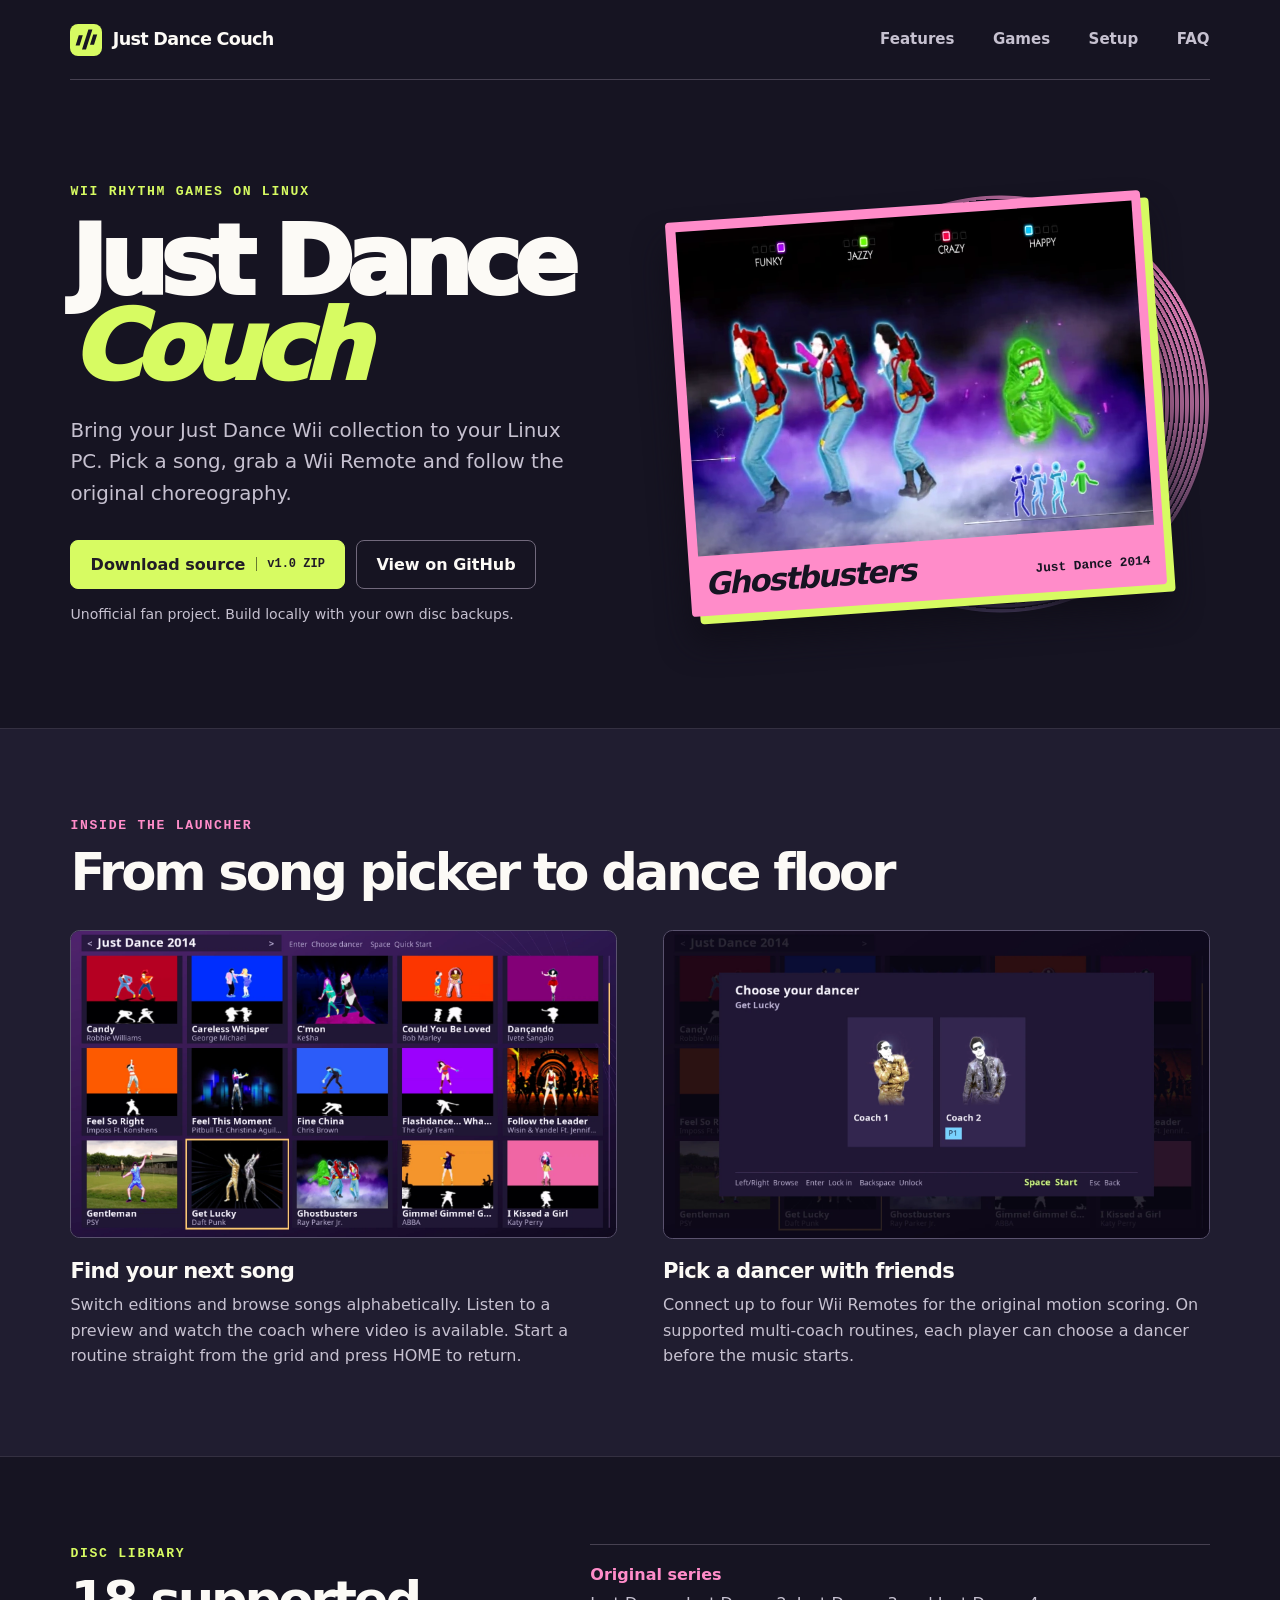
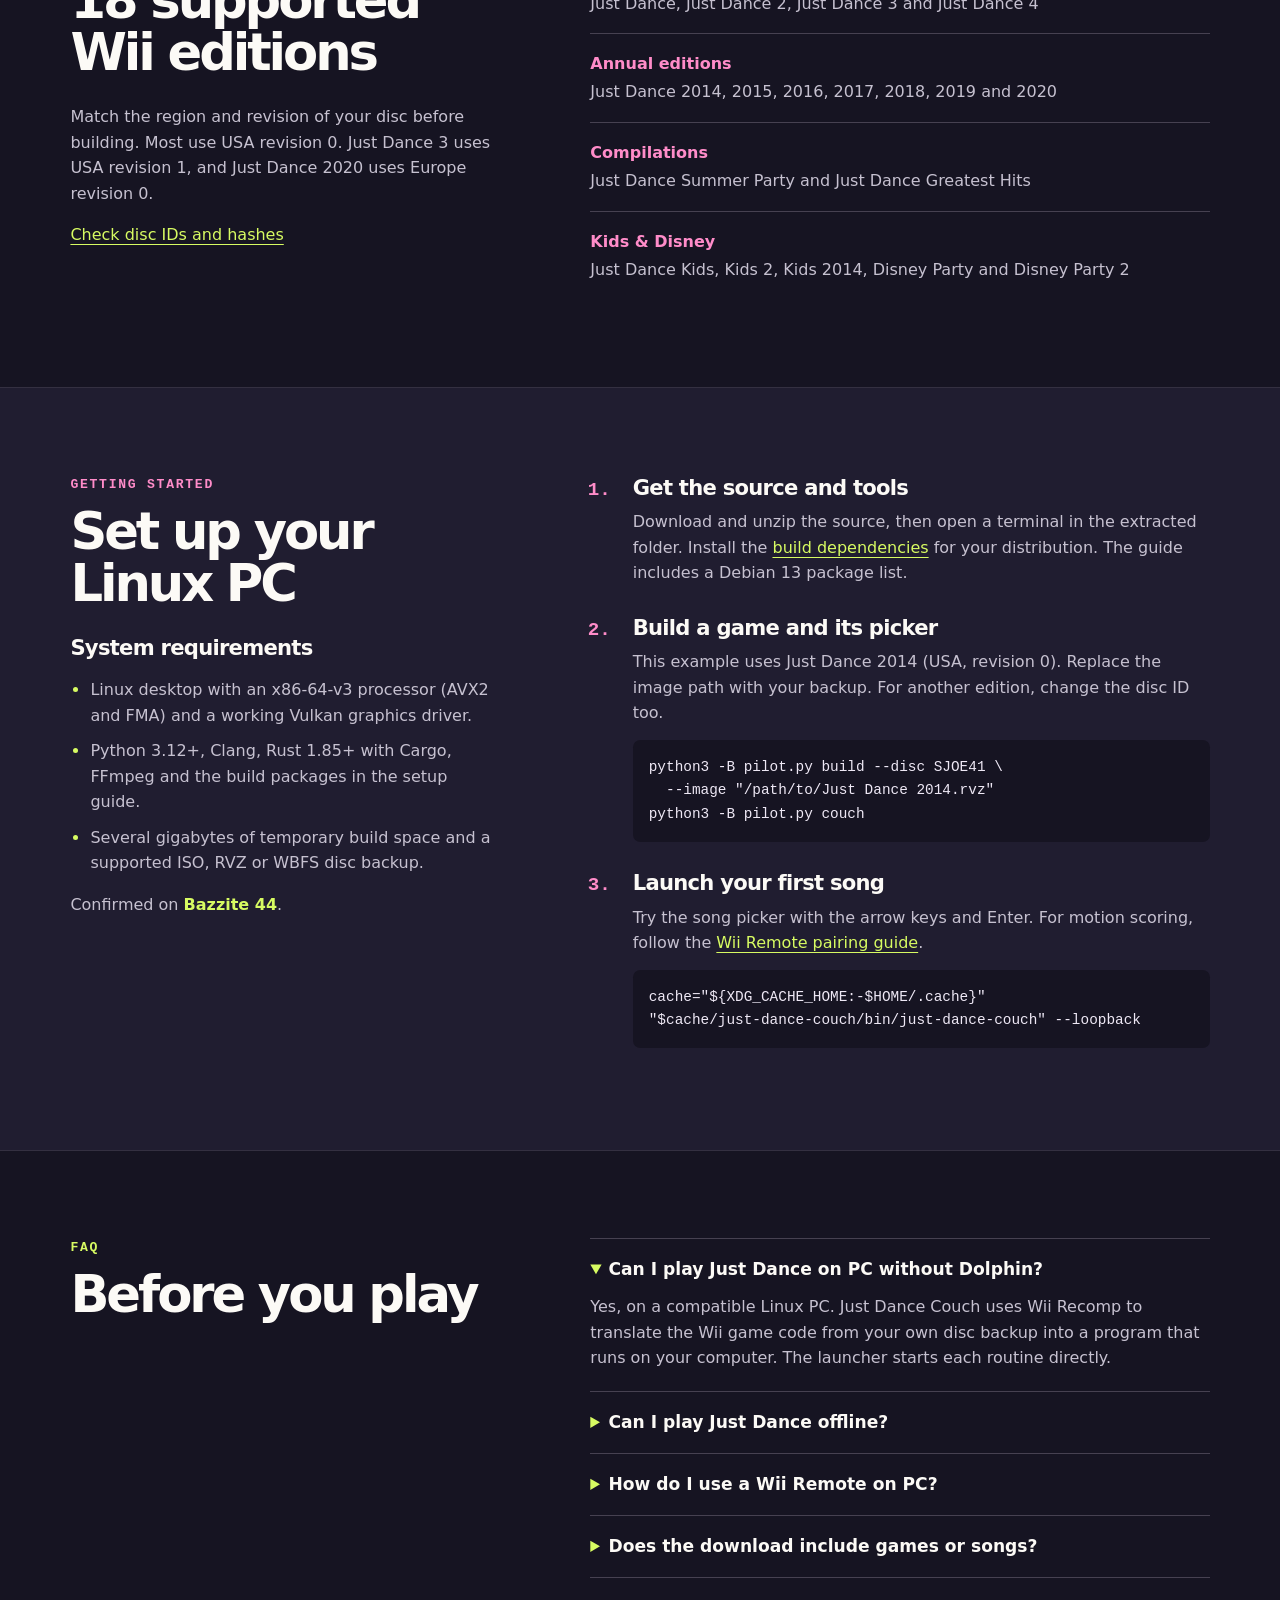
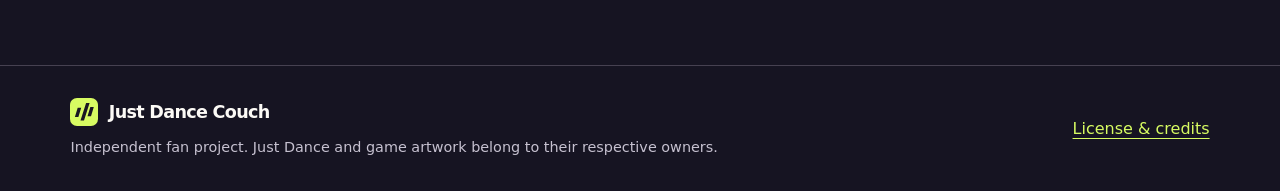
<file: docs/index.html>
<!doctype html>
<html lang="en">
<head>
  <meta charset="utf-8">
  <meta name="viewport" content="width=device-width, initial-scale=1">
  <meta name="theme-color" content="#161422">
  <title>Just Dance Couch – Play Just Dance Wii on a Linux PC</title>
  <meta name="description" content="Play Just Dance on PC with your own Wii disc backups. Explore 18 Wii editions, offline play and Wii Remote motion scoring in this unofficial Linux launcher.">
  <link rel="canonical" href="https://filip722.github.io/Just-Dance-Couch/">
  <link rel="icon" type="image/svg+xml" href="icon.svg">
  <link rel="stylesheet" href="style.css">
  <meta property="og:type" content="website">
  <meta property="og:title" content="Just Dance Couch – Your Wii collection on Linux">
  <meta property="og:description" content="Pick a song, grab a Wii Remote and dance. An unofficial Linux launcher for your own Just Dance Wii backups.">
  <meta property="og:url" content="https://filip722.github.io/Just-Dance-Couch/">
  <meta property="og:image" content="https://filip722.github.io/Just-Dance-Couch/share.jpg">
  <meta property="og:image:width" content="1200">
  <meta property="og:image:height" content="630">
  <meta property="og:image:alt" content="Just Dance Couch beside four-player Ghostbusters gameplay from Just Dance 2014">
  <meta name="twitter:card" content="summary_large_image">
  <meta name="twitter:title" content="Just Dance Couch – Your Wii collection on Linux">
  <meta name="twitter:description" content="Play your own Just Dance Wii discs on a Linux PC with the original choreography and Wii Remote scoring.">
  <meta name="twitter:image" content="https://filip722.github.io/Just-Dance-Couch/share.jpg">
  <meta name="twitter:image:alt" content="Just Dance Couch beside the four Ghostbusters coaches on stage">
  <script type="application/ld+json">
  {
    "@context": "https://schema.org",
    "@type": "SoftwareApplication",
    "name": "Just Dance Couch",
    "url": "https://filip722.github.io/Just-Dance-Couch/",
    "description": "An unofficial Linux launcher for playing supported Just Dance Wii disc backups with their original choreography and motion scoring.",
    "applicationCategory": "GameApplication",
    "operatingSystem": "Linux",
    "softwareVersion": "1.0",
    "processorRequirements": "x86-64-v3 (AVX2 and FMA)",
    "softwareRequirements": "Working Vulkan driver, Python 3.12 or newer and the documented native build tools",
    "downloadUrl": "https://github.com/Filip722/Just-Dance-Couch/archive/refs/tags/v1.0.zip",
    "screenshot": "https://filip722.github.io/Just-Dance-Couch/screenshots/song-grid.webp",
    "offers": { "@type": "Offer", "price": "0", "priceCurrency": "USD" }
  }
  </script>
</head>
<body>
  <a class="skip" href="#main">Skip to content</a>
  <header class="wrap">
    <a class="brand" href="./"><img src="icon.svg" width="32" height="32" alt="">Just Dance Couch</a>
    <nav aria-label="Main navigation">
      <a href="#features">Features</a><a href="#games">Games</a><a href="#setup">Setup</a><a href="#faq">FAQ</a>
    </nav>
  </header>
  <main id="main">
    <section class="hero wrap" aria-labelledby="hero-title">
      <div class="hero-copy">
        <p class="kicker">Wii rhythm games on Linux</p>
        <h1 id="hero-title">Just Dance <span>Couch</span></h1>
        <p class="intro">Bring your Just Dance Wii collection to your Linux PC. Pick a song, grab a Wii Remote and follow the original choreography.</p>
        <div class="actions">
          <a class="button primary" href="https://github.com/Filip722/Just-Dance-Couch/archive/refs/tags/v1.0.zip">Download source <small>v1.0 ZIP</small></a>
          <a class="button secondary" href="https://github.com/Filip722/Just-Dance-Couch">View on GitHub</a>
        </div>
        <p class="note">Unofficial fan project. Build locally with your own disc backups.</p>
      </div>
      <div class="sleeve">
        <div class="record" aria-hidden="true"></div>
        <figure class="cover">
          <img src="screenshots/gameplay.webp" width="640" height="456" fetchpriority="high" alt="Three Ghostbusters coaches and Slimer on stage, with four player markers and the next moves along the bottom">
          <figcaption><span>Ghostbusters</span> Just Dance 2014</figcaption>
        </figure>
      </div>
    </section>

    <section id="features" class="band">
      <div class="wrap">
        <p class="kicker pink">Inside the launcher</p>
        <h2>From song picker to dance floor</h2>
        <div class="features">
          <figure>
            <a href="screenshots/song-grid.webp" aria-label="Open the full-size song library screenshot"><img src="screenshots/song-grid.webp" width="1600" height="900" loading="lazy" alt="Just Dance 2014 song library with Get Lucky highlighted in the five-column grid"></a>
            <figcaption><h3>Find your next song</h3><p>Switch editions and browse songs alphabetically. Listen to a preview and watch the coach where video is available. Start a routine straight from the grid and press HOME to return.</p></figcaption>
          </figure>
          <figure>
            <a href="screenshots/coach-picker.webp" aria-label="Open the full-size dancer selection screenshot"><img src="screenshots/coach-picker.webp" width="1600" height="900" loading="lazy" alt="Get Lucky dancer selection screen with Player 1 assigned to the silver coach"></a>
            <figcaption><h3>Pick a dancer with friends</h3><p>Connect up to four Wii Remotes for the original motion scoring. On supported multi-coach routines, each player can choose a dancer before the music starts.</p></figcaption>
          </figure>
        </div>
      </div>
    </section>

    <section id="games" class="wrap section">
      <div class="split">
        <div><p class="kicker">Disc library</p><h2>18 supported <br>Wii editions</h2>
          <p>Match the region and revision of your disc before building. Most use USA revision 0. Just Dance 3 uses USA revision 1, and Just Dance 2020 uses Europe revision 0.</p>
          <a href="https://github.com/Filip722/Just-Dance-Couch/blob/main/docs/disc-images.md">Check disc IDs and hashes</a>
        </div>
        <dl class="editions">
          <div><dt>Original series</dt><dd>Just Dance, Just Dance 2, Just Dance 3 and Just Dance 4</dd></div>
          <div><dt>Annual editions</dt><dd>Just Dance 2014, 2015, 2016, 2017, 2018, 2019 and 2020</dd></div>
          <div><dt>Compilations</dt><dd>Just Dance Summer Party and Just Dance Greatest Hits</dd></div>
          <div><dt>Kids &amp; Disney</dt><dd>Just Dance Kids, Kids 2, Kids 2014, Disney Party and Disney Party 2</dd></div>
        </dl>
      </div>
    </section>

    <section id="setup" class="band">
      <div class="wrap split">
        <div><p class="kicker pink">Getting started</p><h2>Set up your Linux PC</h2>
          <h3>System requirements</h3>
          <ul class="requirements">
            <li>Linux desktop with an x86-64-v3 processor (AVX2 and FMA) and a working Vulkan graphics driver.</li>
            <li>Python 3.12+, Clang, Rust 1.85+ with Cargo, FFmpeg and the build packages in the setup guide.</li>
            <li>Several gigabytes of temporary build space and a supported ISO, RVZ or WBFS disc backup.</li>
          </ul>
          <p class="platform">Confirmed on <strong>Bazzite 44</strong>.</p>
        </div>
        <ol class="steps">
          <li><h3>Get the source and tools</h3><p>Download and unzip the source, then open a terminal in the extracted folder. Install the <a href="https://github.com/Filip722/Just-Dance-Couch#1-install-the-build-dependencies">build dependencies</a> for your distribution. The guide includes a Debian 13 package list.</p></li>
          <li><h3>Build a game and its picker</h3><p>This example uses Just Dance 2014 (USA, revision 0). Replace the image path with your backup. For another edition, change the disc ID too.</p>
            <pre tabindex="0" role="region" aria-label="Build commands"><code>python3 -B pilot.py build --disc SJOE41 \
  --image "/path/to/Just Dance 2014.rvz"
python3 -B pilot.py couch</code></pre>
          </li>
          <li><h3>Launch your first song</h3><p>Try the song picker with the arrow keys and Enter. For motion scoring, follow the <a href="https://github.com/Filip722/Just-Dance-Couch#wii-remotes">Wii Remote pairing guide</a>.</p>
            <pre tabindex="0" role="region" aria-label="Launch commands"><code>cache="${XDG_CACHE_HOME:-$HOME/.cache}"
"$cache/just-dance-couch/bin/just-dance-couch" --loopback</code></pre>
          </li>
        </ol>
      </div>
    </section>

    <section id="faq" class="wrap section split">
      <div><p class="kicker">FAQ</p><h2>Before you play</h2></div>
      <div class="answers">
        <details open><summary>Can I play Just Dance on PC without Dolphin?</summary><p>Yes, on a compatible Linux PC. Just Dance Couch uses Wii Recomp to translate the Wii game code from your own disc backup into a program that runs on your computer. The launcher starts each routine directly.</p></details>
        <details><summary>Can I play Just Dance offline?</summary><p>The first build needs internet access to fetch tools and runtime sources. After setup, you can play offline with local disc images. Keep the original images accessible during play. If they live on a network share, you still need a connection to that share.</p></details>
        <details><summary>How do I use a Wii Remote on PC?</summary><p>For direct pairing, attach a Nintendo Wii Bluetooth module (USB ID <code>057e:0305</code>), grant your user access, then start the launcher with <code>--usb-wii</code>. Press the red SYNC button inside each remote. A remote paired through Linux BlueZ can also work with a readable and writable <code>hidraw</code> device.</p></details>
        <details><summary>Does the download include games or songs?</summary><p>The free download contains the launcher source. Supply backups of Wii discs you own. You can also import your own Wii add-ons for the supported USA editions of Just Dance 2, 3, 4, 2014 and 2015.</p></details>
      </div>
    </section>
  </main>
  <footer><div class="wrap"><div><a class="brand" href="./"><img src="icon.svg" width="28" height="28" alt="">Just Dance Couch</a><p>Independent fan project. Just Dance and game artwork belong to their respective owners.</p></div><a href="https://github.com/Filip722/Just-Dance-Couch#license-and-credits">License &amp; credits</a></div></footer>
</body>
</html>
</file>
<file: docs/style.css>
:root {
  color-scheme: dark;
  --bg: #161422;
  --surface: #201d30;
  --ink: #fcfaf6;
  --muted: #c6c1d0;
  --lime: #d7fb62;
  --pink: #ff8cc9;
  --line: #464151;
  font: 100%/1.6 Inter, system-ui, sans-serif;
  color: var(--ink);
  background: var(--bg);
}
* { box-sizing: border-box; }
body, h1, h2, h3, p, figure, dl, dd { margin: 0; }
img { display: block; max-width: 100%; height: auto; }
a { color: var(--lime); text-underline-offset: .22em; }
a:hover { color: white; }
:focus-visible { outline: 3px solid var(--pink); outline-offset: 4px; }
.skip { position: absolute; left: 1rem; top: -8rem; z-index: 2; padding: .6rem; background: var(--bg); }
.skip:focus { top: .5rem; }
.wrap { width: min(73rem, 89%); margin-inline: auto; }
header, footer .wrap, nav, .actions, .brand { display: flex; align-items: center; }
header { min-height: 5rem; justify-content: space-between; border-bottom: 1px solid var(--line); }
.brand { gap: .65rem; color: var(--ink); font-size: 1.1rem; font-weight: 800; letter-spacing: -.04em; text-decoration: none; }
nav { gap: clamp(.8rem, 3vw, 2.4rem); }
nav a { color: var(--muted); font-size: .94rem; font-weight: 600; text-decoration: none; padding-block: .6rem; }
.hero { display: grid; grid-template-columns: 1fr 1fr; gap: 2rem; align-items: center; padding-block: clamp(4.5rem, 8vw, 8rem); }
.kicker { font: 700 .82rem/1.5 ui-monospace, monospace; text-transform: uppercase; letter-spacing: .13em; color: var(--lime); }
.pink { color: var(--pink); }
h1, h2, h3, .cover figcaption span { font-family: "Archivo Black", Inter, system-ui, sans-serif; }
h1 { margin: 1.1rem 0 1.5rem; font-size: clamp(4rem, 7.5vw, 7.1rem); font-weight: 950; line-height: .89; letter-spacing: -.078em; }
h1 span { display: block; width: fit-content; color: var(--lime); font-style: italic; padding-right: .1em; }
h2 { font-size: clamp(2.25rem, 4vw, 3.7rem); line-height: 1.02; letter-spacing: -.06em; font-weight: 850; margin: .65rem 0 1.6rem; }
h3 { font-size: 1.32rem; line-height: 1.25; letter-spacing: -.035em; }
p, dd, li { color: var(--muted); }
.intro { max-width: 33rem; font-size: clamp(1.08rem, 1.55vw, 1.32rem); }
.actions { flex-wrap: wrap; gap: .7rem; margin-top: 1.9rem; }
.button { display: inline-flex; align-items: center; gap: .65rem; justify-content: center; min-height: 3rem; padding: .65rem 1.2rem; border: 1px solid; border-radius: .5rem; text-decoration: none; font-weight: 750; }
.primary { background: var(--lime); color: #211c26; border-color: var(--lime); }
.primary:hover { background: #e7ffa0; color: #211c26; }
.primary small { font: 700 .75rem ui-monospace, monospace; border-left: 1px solid #687a30; padding-left: .65rem; }
.secondary { color: var(--ink); border-color: #71697c; }
.secondary:hover { background: var(--surface); }
.note { font-size: .88rem; margin-top: .9rem; }
.sleeve { position: relative; isolation: isolate; padding: 1rem 10% 1rem 4%; }
.record { position: absolute; z-index: -1; right: 0; top: 1%; bottom: 1%; aspect-ratio: 1; max-width: 100%; border-radius: 50%; background: repeating-radial-gradient(circle, transparent 0 3px, #141020 4px 5px), conic-gradient(from -50deg, #473351, #ff8cc9, #59405e, #a999ed, #473351); }
.cover { position: relative; transform: rotate(-4deg); padding: .6rem; border-radius: .25rem; background: var(--pink); box-shadow: .5rem .5rem 0 var(--lime), 0 1.5rem 2rem #100e19; color: var(--bg); }
.cover img { width: 100%; }
.cover figcaption { display: flex; align-items: baseline; justify-content: space-between; flex-wrap: wrap; gap: 0 .5rem; padding: .55rem .35rem .1rem; font: 700 .8rem/1.3 ui-monospace, monospace; }
.cover figcaption span { font-size: clamp(1.15rem, 2.4vw, 2rem); font-weight: 900; font-style: italic; letter-spacing: -.06em; }
.band { background: var(--surface); border-block: 1px solid #343041; }
.band > .wrap, .section { padding-block: clamp(3.75rem, 6.8vw, 6rem); }
.features { display: grid; grid-template-columns: 1fr 1fr; gap: clamp(1.75rem, 3.6vw, 3.3rem); margin-top: 2rem; }
.features img { width: 100%; border: 1px solid #5a526e; border-radius: .6rem; }
.features figure > a { display: block; }
.features figcaption { margin-top: 1.2rem; }
.features p, .steps p { margin-top: .5rem; }
.split { display: grid; grid-template-columns: minmax(0,.82fr) minmax(0,1.18fr); gap: clamp(2rem, 7vw, 6.5rem); }
.split > div > p + a { display: inline-block; margin-top: 1rem; }
.editions > div, .answers details { border-top: 1px solid var(--line); padding: 1.05rem 0; }
.editions dt { font-weight: 750; color: var(--pink); }
.editions dd { margin-top: .2rem; }
.requirements { padding-left: 1.25rem; }
.requirements li + li { margin-top: .6rem; }
.requirements li::marker, .platform strong { color: var(--lime); }
.steps { margin: 0; padding-left: 2rem; }
.steps li { padding-left: .65rem; }
.steps li + li { margin-top: 1.8rem; }
.steps li::marker { font: bold 1.2rem ui-monospace, monospace; color: var(--pink); }
.steps h3 { color: var(--ink); }
pre { background: var(--bg); padding: 1rem; border-radius: .45rem; overflow-x: auto; color: #eee8f5; font-size: .9rem; }
code { font-family: ui-monospace, monospace; }
.answers details:last-child { border-bottom: 1px solid var(--line); }
summary { cursor: pointer; font-weight: 700; font-size: 1.07rem; }
summary::marker { color: var(--lime); }
details p { margin: .7rem 0 .2rem; }
footer { border-top: 1px solid var(--line); }
footer .wrap { justify-content: space-between; gap: 1.4rem; padding-block: 2rem; }
footer p { margin-top: .6rem; font-size: .9rem; }
footer .wrap > a { flex-shrink: 0; }
@media (max-width: 48rem) {
  .hero, .split { grid-template-columns: minmax(0,1fr); }
  .hero { padding-block: 3.5rem; gap: 2rem; }
  h1 { font-size: clamp(4.2rem, 13vw, 6.5rem); }
  .sleeve { width: min(100%, 31rem); margin-inline: auto; }
  .split { gap: 1.8rem; }
  .split h2 br { display: none; }
}
@media (max-width: 36rem) {
  header { align-items: flex-start; flex-direction: column; gap: .4rem; padding-block: 1rem .55rem; }
  nav { width: 100%; justify-content: space-between; gap: .5rem; }
  nav a { padding: .5rem 0; }
  .features { grid-template-columns: minmax(0,1fr); gap: 2.2rem; }
  .wrap { width: 89%; }
  .button { padding-inline: .85rem; }
  footer .wrap { align-items: flex-start; flex-direction: column; }
}
</file>
